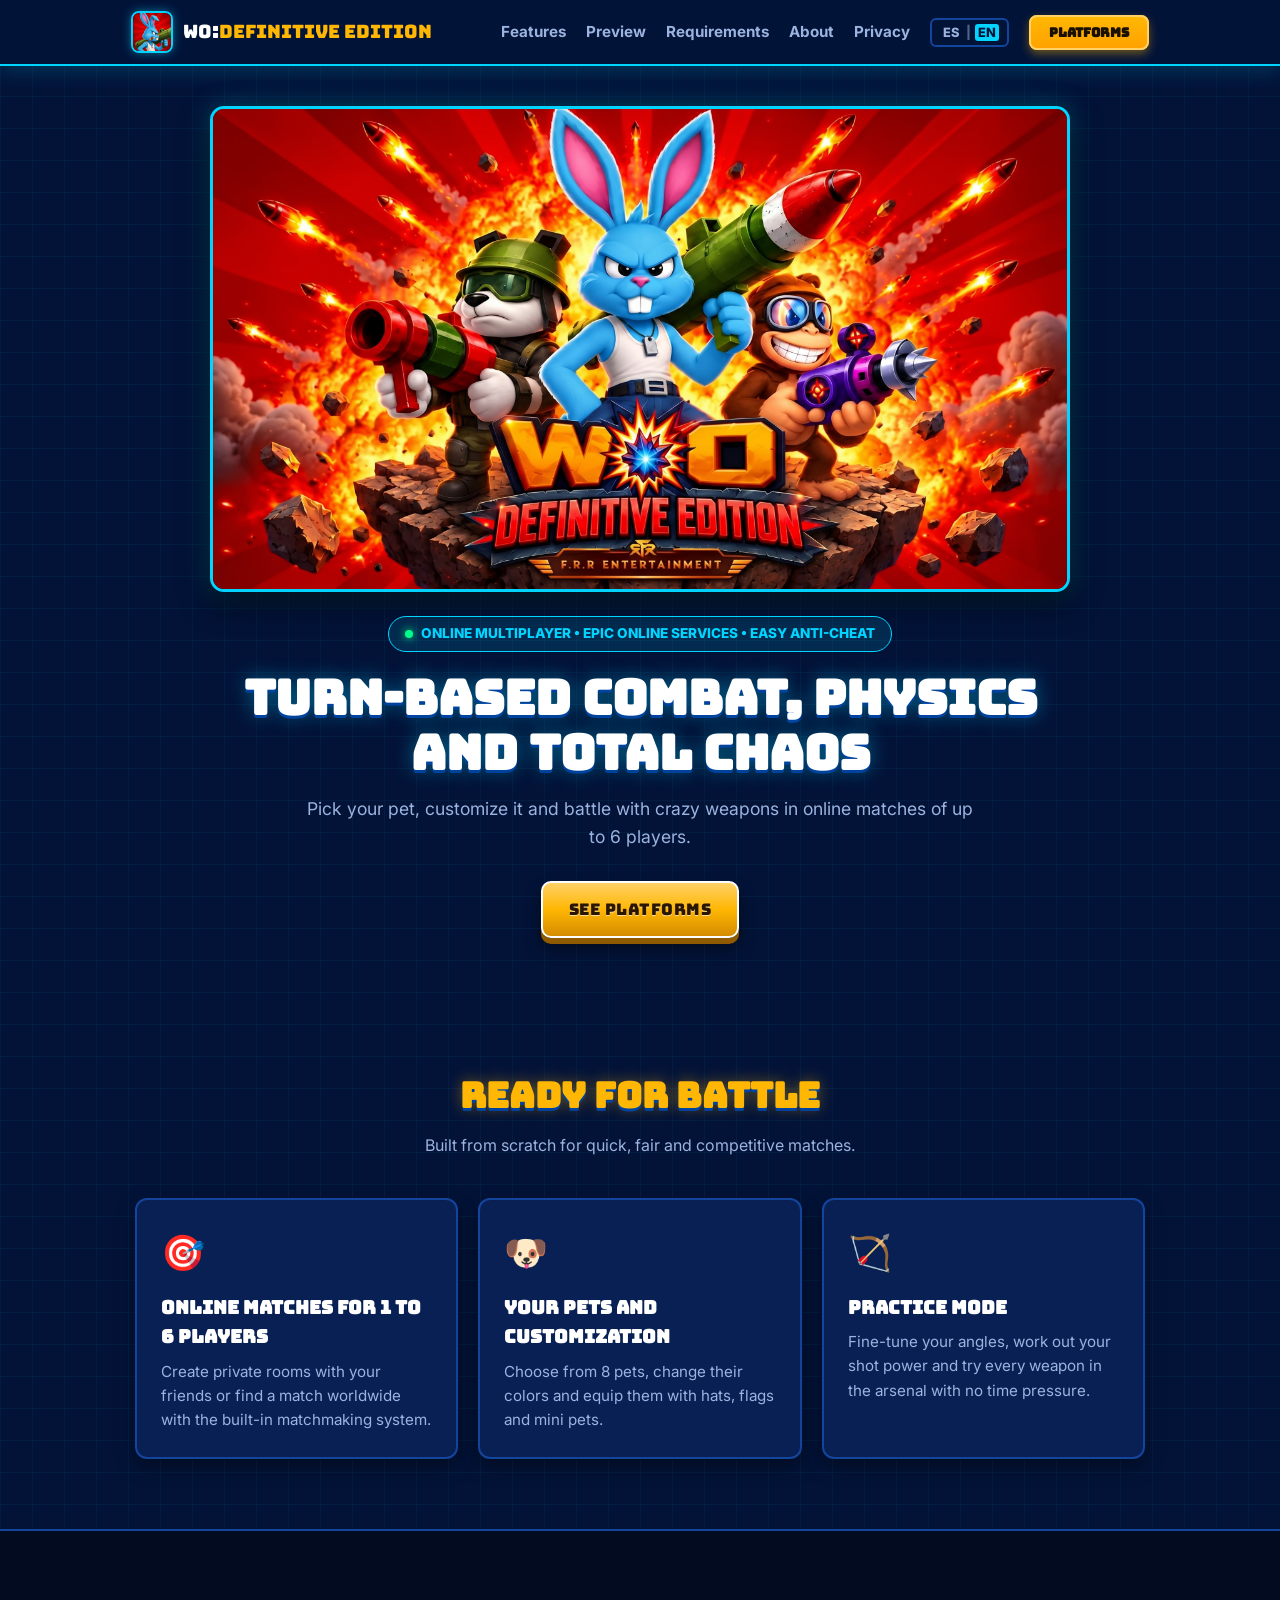
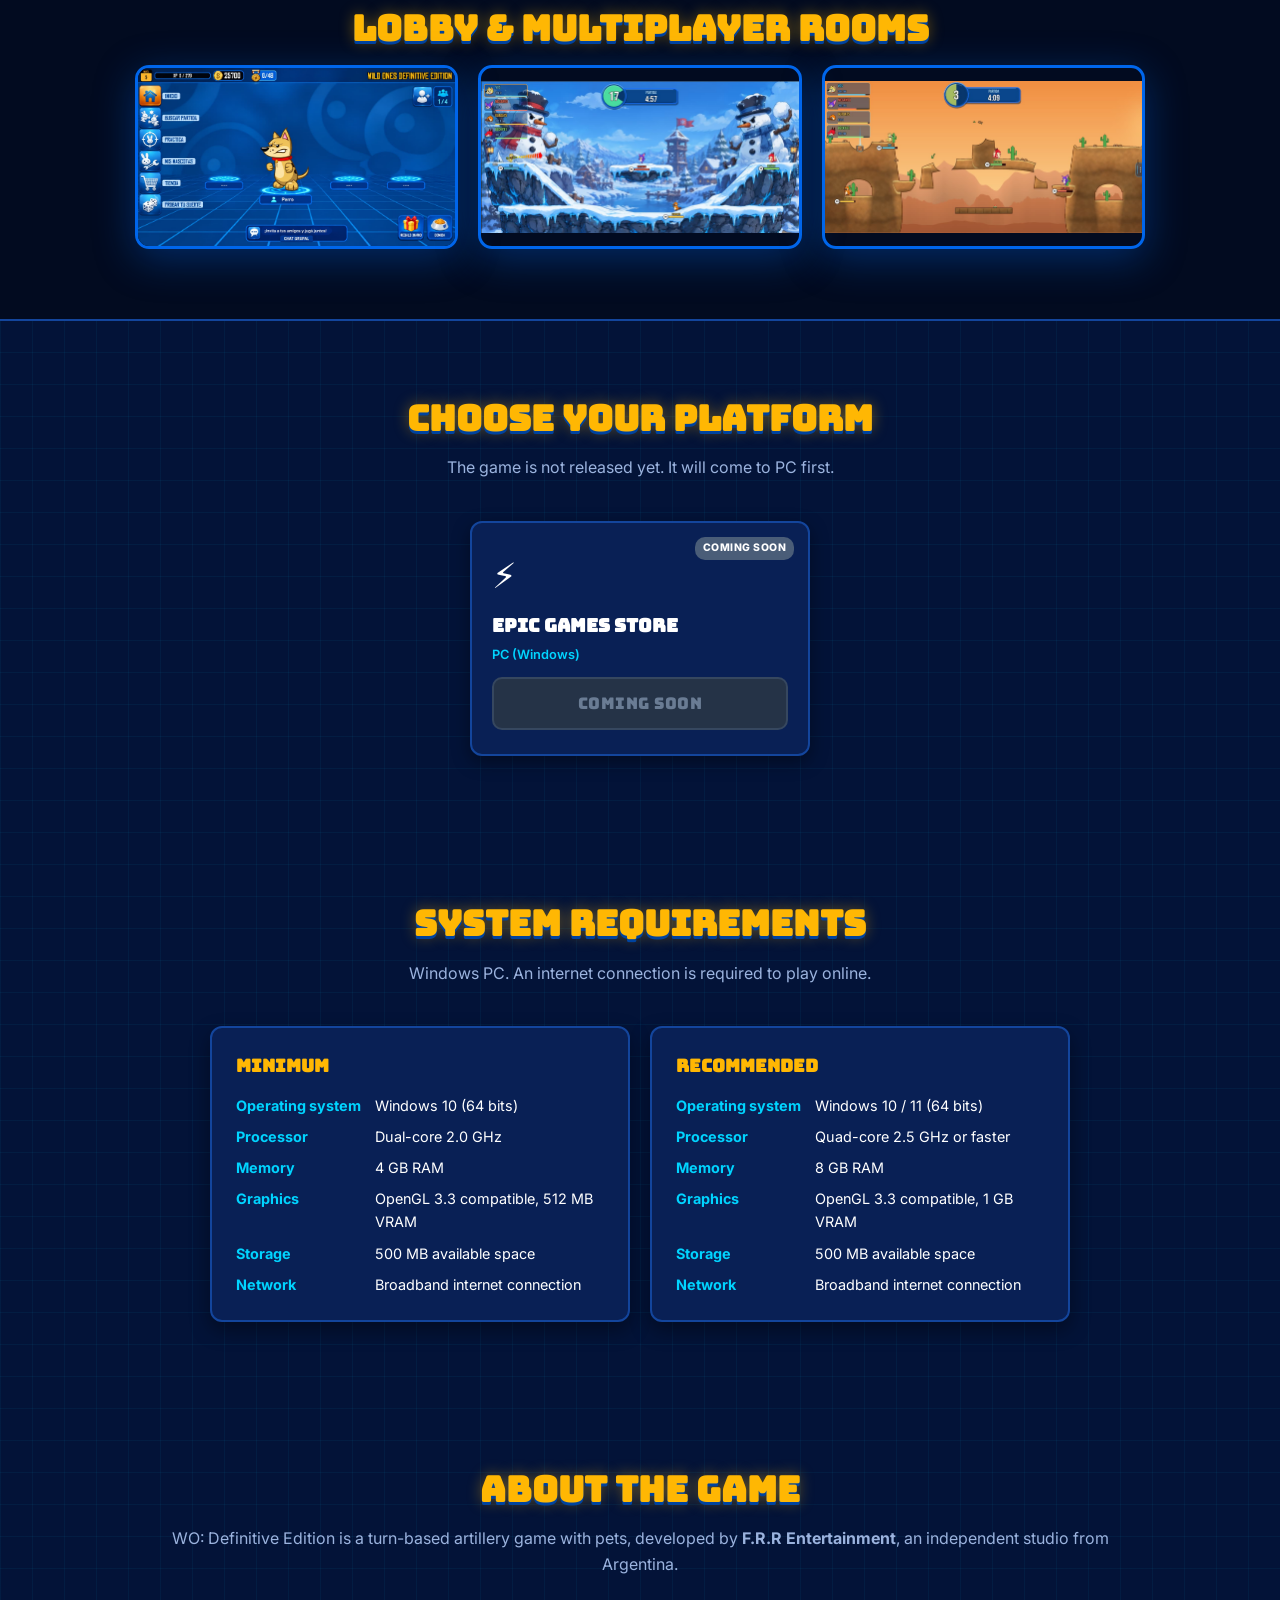
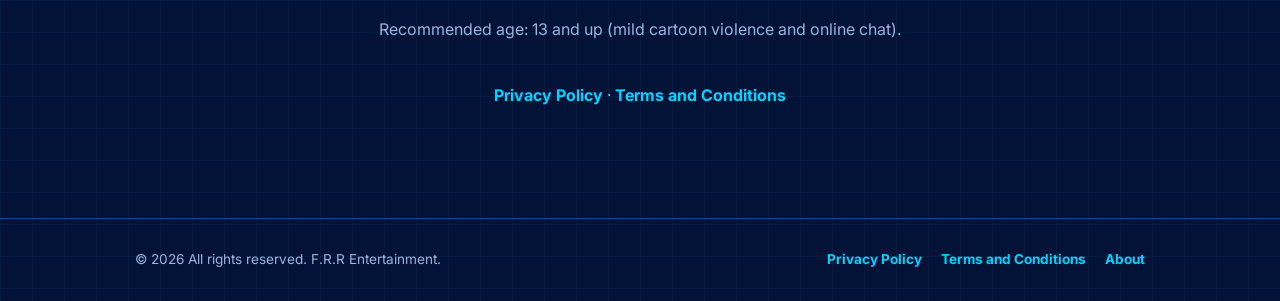
<file: index.html>
<!DOCTYPE html>
<html lang="es">
<head>
  <meta charset="UTF-8" />
  <meta name="viewport" content="width=device-width, initial-scale=1.0" />
  <meta name="description" content="WO: Definitive Edition, juego de artillería por turnos con mascotas. Desarrollado por F.R.R Entertainment." />
  <link rel="icon" type="image/jpeg" href="Assets/Logo.jpg" />
  <title>WO Definitive Edition</title>
  <link rel="stylesheet" href="Css/style.css" />
  <link rel="preconnect" href="https://fonts.googleapis.com">
  <link rel="preconnect" href="https://fonts.gstatic.com" crossorigin>
  <link href="https://fonts.googleapis.com/css2?family=Bungee&family=Inter:wght@400;600;700;800&display=swap" rel="stylesheet">
</head>
<body>

  <!-- Barra de navegación con Menú Hamburguesa en móvil -->
  <header class="navbar">
    <div class="container nav-content">
      <a href="index.html" class="logo-brand">
        <img src="Assets/Logo.jpg" alt="Logo" class="nav-avatar" />
        <span class="logo-text">WO:<span>DEFINITIVE EDITION</span></span>
      </a>

      <!-- Botón de apertura para móviles -->
      <button class="nav-toggle" id="navToggle" aria-label="Abrir menú" data-i18n-aria="nav_open">
        <span></span>
        <span></span>
        <span></span>
      </button>

      <!-- Menú de enlaces -->
      <nav class="nav-menu" id="navMenu">
        <ul class="nav-links">
          <li><a href="#features" data-i18n="nav_features">Características</a></li>
          <li><a href="#preview" data-i18n="nav_preview">Vista Previa</a></li>
          <li><a href="#requirements" data-i18n="nav_requirements">Requisitos</a></li>
          <li><a href="#about" data-i18n="nav_about">Nosotros</a></li>
          <li><a href="privacy.html" data-i18n="nav_privacy">Privacidad</a></li>
          <li><button type="button" class="lang-toggle" data-lang-toggle aria-label="Cambiar idioma / Change language"><span class="lang-opt" data-lang="es">ES</span><span class="lang-sep">|</span><span class="lang-opt" data-lang="en">EN</span></button></li>
          <li><a href="#download" class="btn-play-nav" data-i18n="nav_platforms">PLATAFORMAS</a></li>
        </ul>
      </nav>
    </div>
  </header>

  <!-- Hero Section con Banner nítido -->
  <section class="hero-section">
    <div class="container hero-container">
      <div class="banner-frame">
        <img src="Assets/Banner.png" alt="WO: Definitive Edition" class="img-banner-main" />
      </div>

      <div class="hero-status-pill">
        <span class="pulse-dot"></span> <span data-i18n="hero_pill">MULTIJUGADOR ONLINE • EPIC ONLINE SERVICES • EASY ANTI-CHEAT</span>
      </div>

      <h1 class="hero-heading" data-i18n="hero_title">COMBATE POR TURNOS, FÍSICAS Y CAOS TOTAL</h1>
      <p class="hero-subtext" data-i18n="hero_text">
        Elige tu mascota, personalízala y compite con armas locas en partidas online de hasta 6 jugadores.
      </p>

      <div class="hero-actions">
        <a href="#download" class="btn-ui btn-yellow" data-i18n="hero_button">VER PLATAFORMAS</a>
      </div>
    </div>
  </section>

  <!-- Características -->
  <section id="features" class="section">
    <div class="container">
      <h2 class="section-title" data-i18n="features_title">TODO LISTO PARA EL COMBATE</h2>
      <p class="section-subtitle" data-i18n="features_sub">Diseñado desde cero para partidas rápidas, justas y competitivas.</p>

      <div class="game-cards-grid">
        <div class="game-card">
          <div class="card-icon-box">🎯</div>
          <h3 data-i18n="card1_title">Partidas Online 1 a 6 Jugadores</h3>
          <p data-i18n="card1_text">Crea salas privadas con tus amigos o busca partida globalmente con el sistema de matchmaking integrado.</p>
        </div>

        <div class="game-card">
          <div class="card-icon-box">🐶</div>
          <h3 data-i18n="card2_title">Tus Mascotas y Personalización</h3>
          <p data-i18n="card2_text">Elige entre 8 mascotas, cambia sus colores y equípalas con sombreros, banderas y mini mascotas.</p>
        </div>

        <div class="game-card">
          <div class="card-icon-box">🏹</div>
          <h3 data-i18n="card3_title">Modo Práctica</h3>
          <p data-i18n="card3_text">Calibra tus ángulos, calcula la potencia de tiro y prueba las armas del arsenal sin presión de tiempo.</p>
        </div>
      </div>
    </div>
  </section>

  <!-- Vista Previa del Menú del Juego -->
  <section id="preview" class="section section-lobby">
    <div class="container text-center">
      <h2 class="section-title" data-i18n="preview_title">LOBBY & SALAS MULTIJUGADOR</h2>
      <div class="screenshots-grid">
        <button type="button" class="screenshot-wrapper screenshot-button">
          <img src="Assets/Menu.png" alt="Menú principal del juego" class="screenshot-img" data-i18n-alt="preview_alt_menu" />
        </button>
        <button type="button" class="screenshot-wrapper screenshot-button">
          <img src="Assets/jugando.png" alt="Partida en curso" class="screenshot-img" data-i18n-alt="preview_alt_gameplay" />
        </button>
        <button type="button" class="screenshot-wrapper screenshot-button">
          <img src="Assets/Maparoto.png" alt="Mapa de juego" class="screenshot-img" data-i18n-alt="preview_alt_map" />
        </button>
      </div>
      <dialog class="screenshot-dialog" aria-label="Imagen ampliada" data-i18n-aria="preview_dialog">
        <button type="button" class="screenshot-dialog-close" aria-label="Cerrar imagen" data-i18n-aria="preview_close">&times;</button>
        <img class="screenshot-dialog-img" alt="" />
      </dialog>
    </div>
  </section>

  <!-- Plataformas -->
  <section id="download" class="section section-download">
    <div class="container text-center">
      <h2 class="section-title" data-i18n="platforms_title">ELIGE TU PLATAFORMA</h2>
      <p class="section-subtitle" data-i18n="platforms_sub">El juego todavía no está publicado. Primero llegará a PC.</p>

      <div class="platforms-grid single">

        <!-- 1. Epic Games Store -->
        <div class="platform-card">
          <div class="platform-badge badge-soon" data-i18n="soon">PRÓXIMAMENTE</div>
          <div class="platform-icon">⚡</div>
          <h3>EPIC GAMES STORE</h3>
          <p class="platform-meta">PC (Windows)</p>
          <button class="btn-ui btn-disabled btn-block" disabled data-i18n="soon">PRÓXIMAMENTE</button>
        </div>

        <!-- Plataformas para mas adelante (sacar el comentario cuando sea real):

        <div class="platform-card">
          <div class="platform-badge badge-soon" data-i18n="soon">PRÓXIMAMENTE</div>
          <div class="platform-icon">🎮</div>
          <h3>STEAM</h3>
          <p class="platform-meta">PC (Windows)</p>
          <button class="btn-ui btn-disabled btn-block" disabled data-i18n="soon">PRÓXIMAMENTE</button>
        </div>

        <div class="platform-card coming-soon">
          <div class="platform-badge badge-soon" data-i18n="soon">PRÓXIMAMENTE</div>
          <div class="platform-icon">📱</div>
          <h3>ANDROID / MOBILE</h3>
          <p class="platform-meta">Google Play Store</p>
          <button class="btn-ui btn-disabled btn-block" disabled data-i18n="soon">PRÓXIMAMENTE</button>
        </div>

        <div class="platform-card coming-soon">
          <div class="platform-badge badge-soon" data-i18n="soon">PRÓXIMAMENTE</div>
          <div class="platform-icon">🍎</div>
          <h3>MACOS</h3>
          <p class="platform-meta">Apple</p>
          <button class="btn-ui btn-disabled btn-block" disabled data-i18n="soon">PRÓXIMAMENTE</button>
        </div>

        <div class="platform-card coming-soon">
          <div class="platform-badge badge-soon" data-i18n="soon">PRÓXIMAMENTE</div>
          <div class="platform-icon">🕹️</div>
          <h3>PLAYSTATION 5</h3>
          <p class="platform-meta">PlayStation Store</p>
          <button class="btn-ui btn-disabled btn-block" disabled data-i18n="soon">PRÓXIMAMENTE</button>
        </div>

        <div class="platform-card coming-soon">
          <div class="platform-badge badge-soon" data-i18n="soon">PRÓXIMAMENTE</div>
          <div class="platform-icon">🟢</div>
          <h3>XBOX SERIES X|S</h3>
          <p class="platform-meta">Microsoft Xbox Store</p>
          <button class="btn-ui btn-disabled btn-block" disabled data-i18n="soon">PRÓXIMAMENTE</button>
        </div>
        -->
      </div>
    </div>
  </section>

  <!-- Requisitos del sistema -->
  <section id="requirements" class="section">
    <div class="container text-center">
      <h2 class="section-title" data-i18n="req_title">REQUISITOS DEL SISTEMA</h2>
      <p class="section-subtitle" data-i18n="req_sub">PC con Windows. Se necesita conexión a internet para jugar online.</p>

      <div class="req-grid">
        <div class="req-card">
          <h3 data-i18n="req_min">MÍNIMOS</h3>
          <dl class="req-list">
            <dt data-i18n="req_os">Sistema operativo</dt><dd>Windows 10 (64 bits)</dd>
            <dt data-i18n="req_cpu">Procesador</dt><dd data-i18n="req_cpu_min">Doble núcleo de 2,0 GHz</dd>
            <dt data-i18n="req_ram">Memoria</dt><dd>4 GB RAM</dd>
            <dt data-i18n="req_gpu">Gráficos</dt><dd data-i18n="req_gpu_min">Compatible con OpenGL 3.3, 512 MB de video</dd>
            <dt data-i18n="req_disk">Almacenamiento</dt><dd data-i18n="req_disk_val">500 MB de espacio libre</dd>
            <dt data-i18n="req_net">Red</dt><dd data-i18n="req_net_val">Conexión a internet de banda ancha</dd>
          </dl>
        </div>

        <div class="req-card">
          <h3 data-i18n="req_rec">RECOMENDADOS</h3>
          <dl class="req-list">
            <dt data-i18n="req_os">Sistema operativo</dt><dd>Windows 10 / 11 (64 bits)</dd>
            <dt data-i18n="req_cpu">Procesador</dt><dd data-i18n="req_cpu_rec">Cuatro núcleos de 2,5 GHz o más</dd>
            <dt data-i18n="req_ram">Memoria</dt><dd>8 GB RAM</dd>
            <dt data-i18n="req_gpu">Gráficos</dt><dd data-i18n="req_gpu_rec">Compatible con OpenGL 3.3, 1 GB de video</dd>
            <dt data-i18n="req_disk">Almacenamiento</dt><dd data-i18n="req_disk_val">500 MB de espacio libre</dd>
            <dt data-i18n="req_net">Red</dt><dd data-i18n="req_net_val">Conexión a internet de banda ancha</dd>
          </dl>
        </div>
      </div>
    </div>
  </section>

  <!-- Quienes somos -->
  <section id="about" class="section">
    <div class="container text-center">
      <h2 class="section-title" data-i18n="about_title">SOBRE EL JUEGO</h2>
      <p class="section-subtitle" data-i18n="about_text">WO: Definitive Edition es un juego de artillería por turnos con mascotas, desarrollado por <strong>F.R.R Entertainment</strong>, un estudio independiente de Argentina.</p>
      <p class="section-subtitle" data-i18n="about_age">Edad recomendada: mayores de 13 años (violencia caricaturesca leve y chat online).</p>
      <p class="section-subtitle about-links"><a href="privacy.html" data-i18n="link_privacy">Política de Privacidad</a> · <a href="privacy.html#terms" data-i18n="link_terms">Términos y Condiciones</a></p>
    </div>
  </section>

  <!-- Footer -->
  <footer class="footer">
    <div class="container footer-content">
      <p data-i18n="footer_rights">&copy; 2026 Todos los derechos reservados. F.R.R Entertainment.</p>
      <div class="footer-links">
        <a href="privacy.html" data-i18n="link_privacy">Política de Privacidad</a>
        <a href="privacy.html#terms" data-i18n="link_terms">Términos y Condiciones</a>
        <a href="#about" data-i18n="nav_about">Nosotros</a>
      </div>
    </div>
  </footer>

  <script src="Js/i18n.js"></script>
  <script src="Js/main.js"></script>
</body>
</html>
</file>
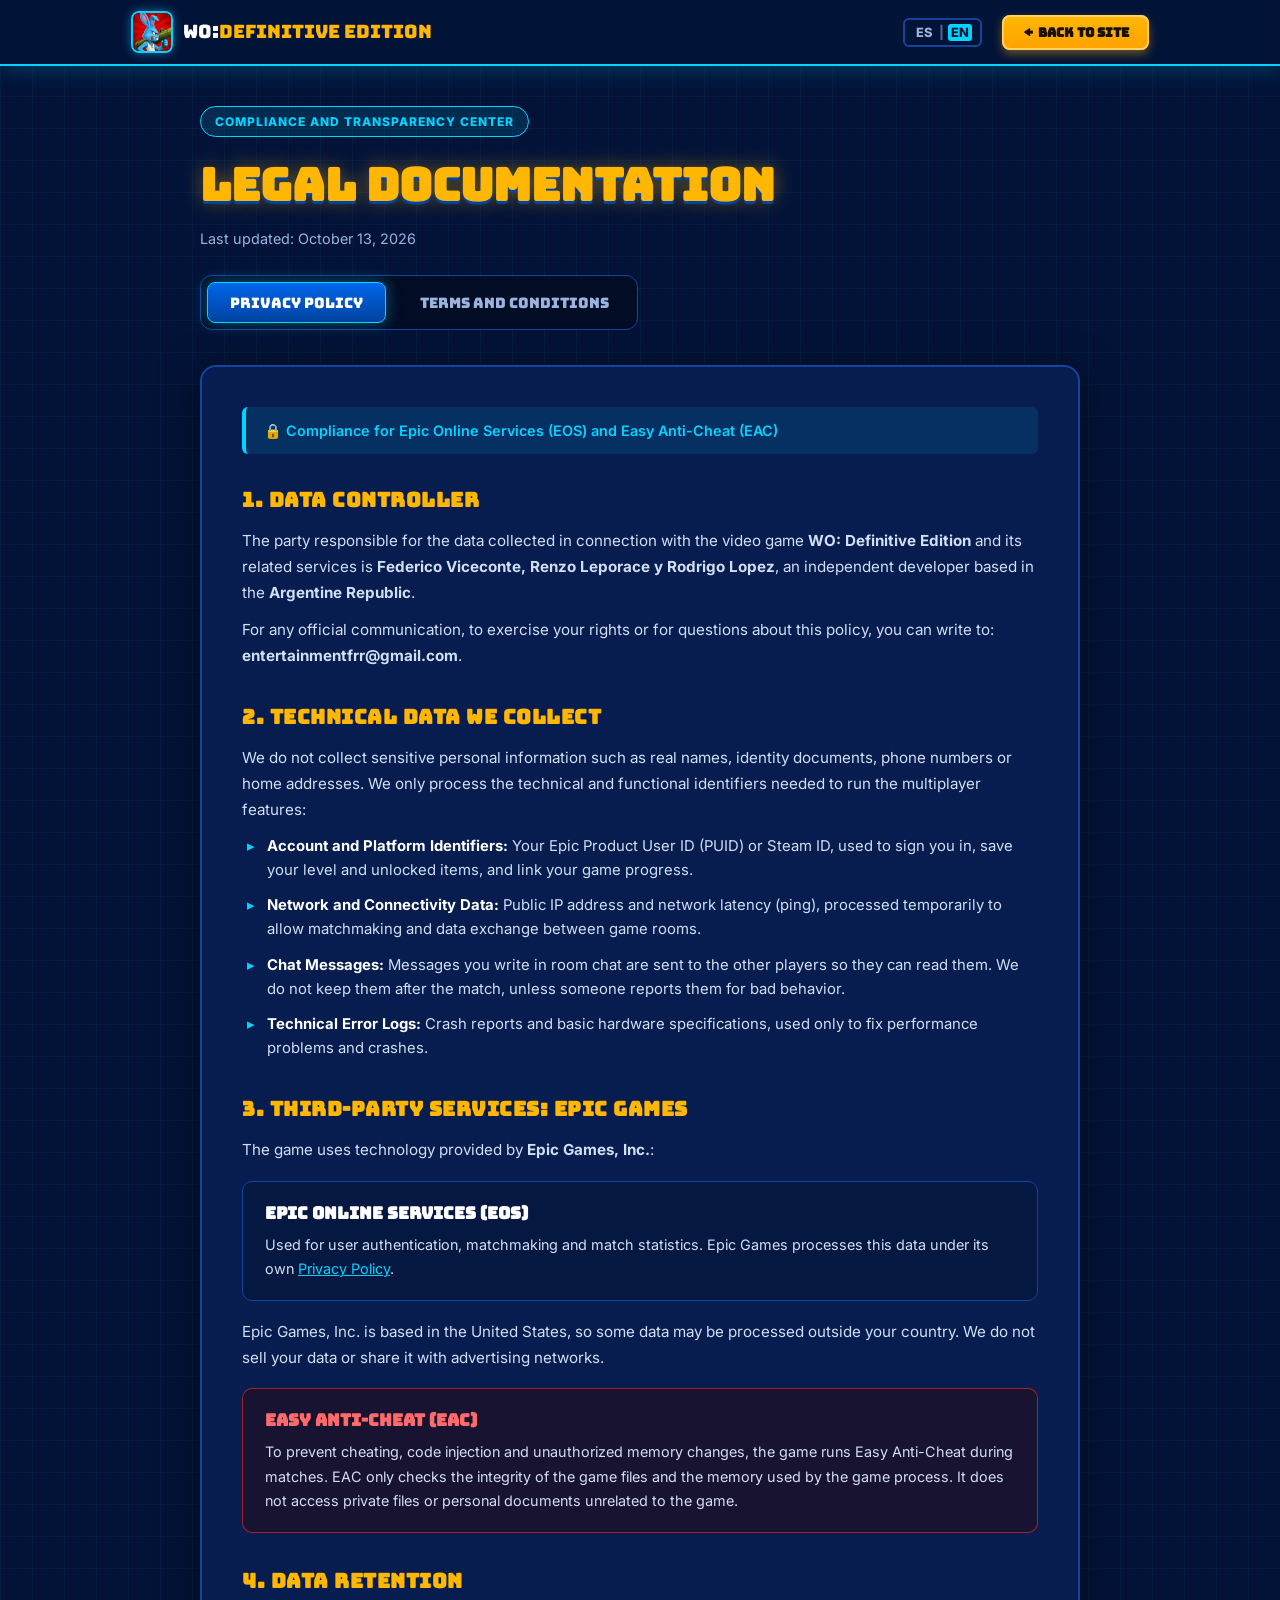
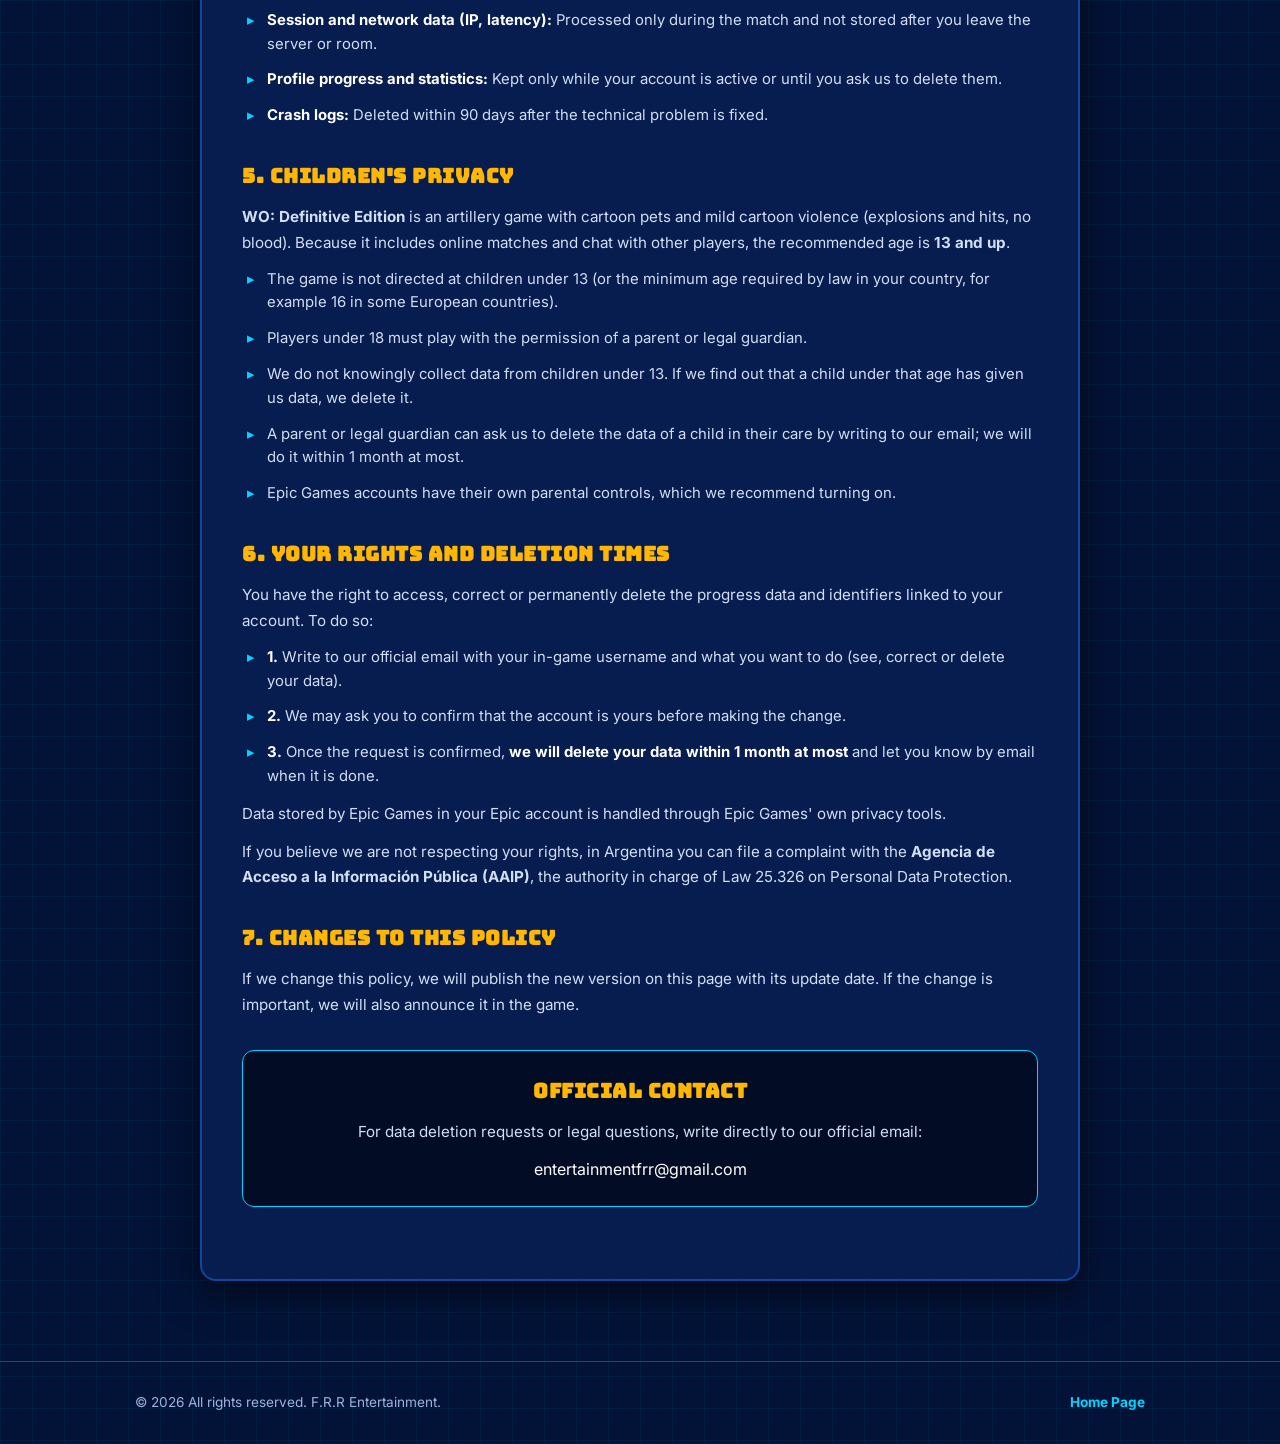
<file: privacy.html>
<!DOCTYPE html>
<html lang="es">
<head>
  <meta charset="UTF-8" />
  <meta name="viewport" content="width=device-width, initial-scale=1.0, minimum-scale=1.0" />
  <link rel="icon" type="image/jpeg" href="Assets/Logo.jpg" />
  <title>Aviso Legal, Privacidad y Términos de Servicio</title>
  <link rel="stylesheet" href="Css/style.css" />
  <link rel="preconnect" href="https://fonts.googleapis.com">
  <link rel="preconnect" href="https://fonts.gstatic.com" crossorigin>
  <link href="https://fonts.googleapis.com/css2?family=Bungee&family=Inter:wght@400;500;600;700;800&display=swap" rel="stylesheet">
</head>
<body class="legal-page-body" data-page="privacy">

  <header class="navbar">
    <div class="container nav-content">
      <a href="index.html" class="logo-brand">
        <img src="Assets/Logo.jpg" alt="Logo" class="nav-avatar" />
        <span class="logo-text">WO:<span class="logo-text-desktop">DEFINITIVE EDITION</span></span>
      </a>
      <nav class="nav-menu nav-menu-legal">
        <ul class="nav-links">
          <li><button type="button" class="lang-toggle" data-lang-toggle aria-label="Cambiar idioma / Change language"><span class="lang-opt" data-lang="es">ES</span><span class="lang-sep">|</span><span class="lang-opt" data-lang="en">EN</span></button></li>
          <li><a href="index.html" class="btn-play-nav" data-i18n="nav_back">← VOLVER AL SITIO</a></li>
        </ul>
      </nav>
    </div>
  </header>

  <main class="container legal-wrapper">
    <div class="legal-header text-center">
      <span class="legal-badge" data-i18n="legal_badge">CENTRO DE CUMPLIMIENTO Y TRANSPARENCIA</span>
      <h1 class="legal-main-title" data-i18n="legal_title">DOCUMENTACIÓN LEGAL</h1>
      <p class="legal-subtext" data-i18n="legal_updated">Última actualización: 13 de octubre de 2026</p>

      <div class="legal-tabs">
        <button type="button" class="tab-btn active" data-tab-btn="privacy" data-i18n="tab_privacy">POLÍTICA DE PRIVACIDAD</button>
        <button type="button" class="tab-btn" data-tab-btn="terms" data-i18n="tab_terms">TÉRMINOS Y CONDICIONES</button>
      </div>
    </div>

    <div data-lang-block="es">
    <!-- PESTAÑA 1: POLÍTICA DE PRIVACIDAD -->
    <article class="legal-doc-box tab-content" data-tab="privacy">
      <div class="doc-meta-banner">
        <span>🔒 Cumplimiento normativo para Epic Online Services (EOS) y Easy Anti-Cheat (EAC)</span>
      </div>

      <section class="doc-section">
        <h2>1. Responsable del Tratamiento de Datos</h2>
        <p>Los responsables del tratamiento de los datos recabados en relación con el videojuego <strong>WO: Definitive Edition</strong> y sus servicios asociados es <strong>Federico Viceconte, Renzo Leporace y Rodrigo Lopez</strong>, desarrolladores independiente radicado en la <strong>República Argentina</strong>.</p>
        <p>Para cualquier comunicación oficial, ejercicio de derechos o consultas sobre esta política, puedes dirigirte al correo electrónico: <strong>entertainmentfrr@gmail.com</strong>.</p>
      </section>

      <section class="doc-section">
        <h2>2. Datos Técnicos Recopilados</h2>
        <p>No recopilamos información personal sensible como nombres reales, documentos de identidad, números telefónicos ni domicilios físicos. El tratamiento de datos se restringe exclusivamente a identificadores técnicos y funcionales necesarios para operar el multijugador:</p>
        <ul class="doc-list">
          <li><strong>Identificadores de Cuenta y Plataforma:</strong> Tu Epic Product User ID (PUID) o Steam ID para permitir el inicio de sesión, guardar tu nivel, objetos desbloqueados y vincular tu progreso de juego.</li>
          <li><strong>Datos de Red y Conectividad:</strong> Dirección IP pública y latencia de red (ping), procesados transitoriamente para permitir el emparejamiento y la comunicación de paquetes de datos entre salas de juego.</li>
          <li><strong>Mensajes de Chat:</strong> Los mensajes que escribas en el chat de las salas se envían a los demás jugadores para poder leerlos. No los guardamos después de la partida, salvo que alguien los denuncie por mal comportamiento.</li>
          <li><strong>Registros Técnicos de Error:</strong> Informes de fallos del cliente (crash logs) y especificaciones básicas de hardware con el único propósito de depurar errores de rendimiento y caídas del juego.</li>
        </ul>
      </section>

      <section class="doc-section">
        <h2>3. Integraciones de Terceros: Epic Games</h2>
        <p>El juego utiliza tecnologías proporcionadas por <strong>Epic Games, Inc.</strong>:</p>
        <div class="callout-box">
          <h3>Epic Online Services (EOS)</h3>
          <p>Utilizado para gestionar la autenticación de usuarios, emparejamiento en salas competitivas (matchmaking) y estadísticas de partidas. Epic Games procesa estos datos conforme a su propia <a href="https://www.epicgames.com/site/es-ES/privacypolicy" target="_blank" rel="noopener">Política de Privacidad</a>.</p>
        </div>
        <p>Epic Games, Inc. tiene su sede en Estados Unidos, por lo que algunos datos pueden procesarse fuera de tu país. No vendemos tus datos ni los compartimos con redes de publicidad.</p>
        <div class="callout-box callout-security">
          <h3>Easy Anti-Cheat (EAC)</h3>
          <p>Para evitar trampas, inyecciones de código y modificaciones indebidas de la memoria, el juego ejecuta Easy Anti-Cheat durante las partidas. EAC analiza exclusivamente la integridad de los archivos del juego y la memoria vinculada al proceso del ejecutable. No accede a archivos privados ni documentos personales ajenos al juego.</p>
        </div>
      </section>

      <section class="doc-section">
        <h2>4. Período de Conservación de Datos</h2>
        <ul class="doc-list">
          <li><strong>Datos de sesión y red (IP, latencia):</strong> Se procesan de forma efímera durante el transcurso de la partida y no se almacenan de manera persistente tras desconectarse del servidor o sala.</li>
          <li><strong>Progreso y estadísticas del perfil:</strong> Se conservan únicamente mientras mantengas activa tu cuenta o hasta que solicites expresamente su supresión.</li>
          <li><strong>Registros de fallos:</strong> Se eliminan en un plazo máximo de 90 días una vez resuelto el problema técnico.</li>
        </ul>
      </section>

      <section class="doc-section">
        <h2>5. Protección de Menores de Edad</h2>
        <p><strong>WO: Definitive Edition</strong> es un juego de artillería con mascotas de caricatura y violencia caricaturesca leve (explosiones y golpes sin sangre). Como incluye partidas online y chat con otros jugadores, la edad recomendada es <strong>a partir de 13 años</strong>.</p>
        <ul class="doc-list">
          <li>El juego no está dirigido a menores de 13 años (o la edad mínima que exija la ley de tu país, por ejemplo 16 años en algunos países de Europa).</li>
          <li>Los menores de 18 años deben jugar con el permiso de su padre, madre o tutor.</li>
          <li>No recopilamos a sabiendas datos de menores de 13 años. Si detectamos que un menor de esa edad nos dio datos, los borramos.</li>
          <li>Un padre, madre o tutor puede pedir que borremos los datos de un menor a su cargo escribiendo a nuestro correo; lo haremos en un plazo máximo de 1 mes.</li>
          <li>Las cuentas de Epic Games tienen sus propios controles parentales, que recomendamos activar.</li>
        </ul>
      </section>

      <section class="doc-section">
        <h2>6. Derechos del Usuario y Plazos de Supresión</h2>
        <p>Tienes derecho a pedir el acceso, la corrección o la eliminación definitiva de los datos de progreso e identificadores asociados a tu cuenta. Para hacerlo:</p>
        <ul class="doc-list">
          <li><strong>1.</strong> Escribe a nuestro correo oficial indicando tu nombre de usuario en el juego y qué quieres hacer (ver, corregir o borrar tus datos).</li>
          <li><strong>2.</strong> Podemos pedirte que confirmes que la cuenta es tuya antes de hacer el cambio.</li>
          <li><strong>3.</strong> Una vez confirmada la solicitud, <strong>borraremos tus datos en un plazo máximo de 1 mes</strong> y te avisaremos por correo cuando esté hecho.</li>
        </ul>
        <p>Los datos que guarda Epic Games en tu cuenta de Epic se manejan con las herramientas de privacidad de Epic Games.</p>
        <p>Si consideras que no respetamos tus derechos, en Argentina puedes presentar un reclamo ante la <strong>Agencia de Acceso a la Información Pública (AAIP)</strong>, autoridad de control de la Ley 25.326 de Protección de Datos Personales.</p>
      </section>

      <section class="doc-section">
        <h2>7. Cambios en esta Política</h2>
        <p>Si cambiamos esta política, publicaremos la nueva versión en esta página con la fecha de actualización. Si el cambio es importante, también lo avisaremos dentro del juego.</p>
      </section>

      <section class="doc-section contact-card">
        <h2>Canales Oficiales de Contacto</h2>
        <p>Para solicitudes de borrado de datos o consultas legales, escribe directamente a nuestro correo oficial:</p>
        <div class="email-badge">entertainmentfrr@gmail.com</div>
        <!-- Comunidad en Discord: volver a mostrar cuando haya un enlace de invitacion real
        <p style="margin-top: 15px; font-size: 0.85rem; color: var(--text-dim);">También puedes unirte a nuestra comunidad para seguimiento general o reportes comunitarios:</p>
        <a href="https://discord.gg/TU_INVITACION" target="_blank" rel="noopener" class="discord-btn">
          <span class="discord-icon">💬</span> COMUNIDAD OFICIAL EN DISCORD
        </a>
        -->
      </section>
    </article>

    <!-- PESTAÑA 2: TÉRMINOS Y CONDICIONES (EULA) -->
    <article class="legal-doc-box tab-content" data-tab="terms">
      <div class="doc-meta-banner banner-terms">
        <span>⚖️ Términos de Servicio y Contrato de Licencia de Usuario Final (EULA)</span>
      </div>

      <section class="doc-section">
        <h2>1. Aceptación de los Términos</h2>
        <p>Al descargar, instalar o jugar a <strong>WO: Definitive Edition</strong>, aceptas quedar vinculado por estos Términos de Servicio. Si no estás de acuerdo con alguna de las condiciones, no debes instalar ni utilizar el software.</p>
      </section>

      <section class="doc-section">
        <h2>2. Concesión de Licencia Limitada</h2>
        <p>Se te otorga una licencia revocable, no exclusiva, intransferible y no sublicenciable para descargar y ejecutar el videojuego exclusivamente para fines de entretenimiento personal y no comercial en dispositivos compatibles autorizados.</p>
      </section>

      <section class="doc-section">
        <h2>3. Reglas de Conducta y Juego Limpio (Anti-Cheat)</h2>
        <p>Para proteger la comunidad y la integridad competitiva del juego, queda expresamente prohibido:</p>
        <ul class="doc-list">
          <li><strong>Trampas y Alteraciones:</strong> Utilizar cheats, bots, scripts de puntería automatizada, herramientas de inyección en memoria, o alterar los paquetes de datos y archivos binarios del juego.</li>
          <li><strong>Evasión de Seguridad:</strong> Intentar deshabilitar, bloquear, eludir o aplicar ingeniería inversa sobre los sistemas de <strong>Easy Anti-Cheat</strong> o <strong>Epic Online Services</strong>. El intento deliberado de evasión resultará en la suspensión permanente de acceso a los servidores en línea.</li>
          <li><strong>Comportamiento Malicioso:</strong> Explotar deliberadamente fallos del juego (exploits) o atacar la infraestructura de red mediante saturación o denegación de servicio.</li>
        </ul>
      </section>

      <section class="doc-section">
        <h2>4. Propiedad Intelectual</h2>
        <p>Todos los derechos sobre el código fuente, arte 2D, animaciones, texturas, música, interfaz gráfica y elementos distintivos del juego son propiedad de su desarrollador. No se concede ningún derecho de propiedad intelectual sobre el juego, salvo la licencia de uso personal descrita.</p>
      </section>

      <section class="doc-section">
        <h2>5. Disponibilidad del Servicio en Línea</h2>
        <p>Los servicios multijugador se ofrecen según disponibilidad técnica. El desarrollador se reserva el derecho de suspender temporalmente el acceso a servidores para tareas de mantenimiento, aplicación de parches o mejoras del sistema sin previo aviso.</p>
      </section>

      <section class="doc-section">
        <h2>6. Limitación de Responsabilidad y Ley Aplicable</h2>
        <p>El juego se entrega "tal cual" (AS-IS), sin garantías de compatibilidad universal con cualquier hardware o software ajeno al soporte oficial especificado. Estos términos se rigen por las leyes de la <strong>República Argentina</strong>, sin perjuicio de las protecciones inderogables para el consumidor que correspondan en tu país de residencia.</p>
      </section>
    </article>
    </div>

    <div data-lang-block="en" hidden>
    <!-- TAB 1: PRIVACY POLICY (EN) -->
    <article class="legal-doc-box tab-content" data-tab="privacy">
      <div class="doc-meta-banner">
        <span>🔒 Compliance for Epic Online Services (EOS) and Easy Anti-Cheat (EAC)</span>
      </div>

      <section class="doc-section">
        <h2>1. Data Controller</h2>
        <p>The party responsible for the data collected in connection with the video game <strong>WO: Definitive Edition</strong> and its related services is <strong>Federico Viceconte, Renzo Leporace y Rodrigo Lopez</strong>, an independent developer based in the <strong>Argentine Republic</strong>.</p>
        <p>For any official communication, to exercise your rights or for questions about this policy, you can write to: <strong>entertainmentfrr@gmail.com</strong>.</p>
      </section>

      <section class="doc-section">
        <h2>2. Technical Data We Collect</h2>
        <p>We do not collect sensitive personal information such as real names, identity documents, phone numbers or home addresses. We only process the technical and functional identifiers needed to run the multiplayer features:</p>
        <ul class="doc-list">
          <li><strong>Account and Platform Identifiers:</strong> Your Epic Product User ID (PUID) or Steam ID, used to sign you in, save your level and unlocked items, and link your game progress.</li>
          <li><strong>Network and Connectivity Data:</strong> Public IP address and network latency (ping), processed temporarily to allow matchmaking and data exchange between game rooms.</li>
          <li><strong>Chat Messages:</strong> Messages you write in room chat are sent to the other players so they can read them. We do not keep them after the match, unless someone reports them for bad behavior.</li>
          <li><strong>Technical Error Logs:</strong> Crash reports and basic hardware specifications, used only to fix performance problems and crashes.</li>
        </ul>
      </section>

      <section class="doc-section">
        <h2>3. Third-Party Services: Epic Games</h2>
        <p>The game uses technology provided by <strong>Epic Games, Inc.</strong>:</p>
        <div class="callout-box">
          <h3>Epic Online Services (EOS)</h3>
          <p>Used for user authentication, matchmaking and match statistics. Epic Games processes this data under its own <a href="https://www.epicgames.com/site/en-US/privacypolicy" target="_blank" rel="noopener">Privacy Policy</a>.</p>
        </div>
        <p>Epic Games, Inc. is based in the United States, so some data may be processed outside your country. We do not sell your data or share it with advertising networks.</p>
        <div class="callout-box callout-security">
          <h3>Easy Anti-Cheat (EAC)</h3>
          <p>To prevent cheating, code injection and unauthorized memory changes, the game runs Easy Anti-Cheat during matches. EAC only checks the integrity of the game files and the memory used by the game process. It does not access private files or personal documents unrelated to the game.</p>
        </div>
      </section>

      <section class="doc-section">
        <h2>4. Data Retention</h2>
        <ul class="doc-list">
          <li><strong>Session and network data (IP, latency):</strong> Processed only during the match and not stored after you leave the server or room.</li>
          <li><strong>Profile progress and statistics:</strong> Kept only while your account is active or until you ask us to delete them.</li>
          <li><strong>Crash logs:</strong> Deleted within 90 days after the technical problem is fixed.</li>
        </ul>
      </section>

      <section class="doc-section">
        <h2>5. Children's Privacy</h2>
        <p><strong>WO: Definitive Edition</strong> is an artillery game with cartoon pets and mild cartoon violence (explosions and hits, no blood). Because it includes online matches and chat with other players, the recommended age is <strong>13 and up</strong>.</p>
        <ul class="doc-list">
          <li>The game is not directed at children under 13 (or the minimum age required by law in your country, for example 16 in some European countries).</li>
          <li>Players under 18 must play with the permission of a parent or legal guardian.</li>
          <li>We do not knowingly collect data from children under 13. If we find out that a child under that age has given us data, we delete it.</li>
          <li>A parent or legal guardian can ask us to delete the data of a child in their care by writing to our email; we will do it within 1 month at most.</li>
          <li>Epic Games accounts have their own parental controls, which we recommend turning on.</li>
        </ul>
      </section>

      <section class="doc-section">
        <h2>6. Your Rights and Deletion Times</h2>
        <p>You have the right to access, correct or permanently delete the progress data and identifiers linked to your account. To do so:</p>
        <ul class="doc-list">
          <li><strong>1.</strong> Write to our official email with your in-game username and what you want to do (see, correct or delete your data).</li>
          <li><strong>2.</strong> We may ask you to confirm that the account is yours before making the change.</li>
          <li><strong>3.</strong> Once the request is confirmed, <strong>we will delete your data within 1 month at most</strong> and let you know by email when it is done.</li>
        </ul>
        <p>Data stored by Epic Games in your Epic account is handled through Epic Games' own privacy tools.</p>
        <p>If you believe we are not respecting your rights, in Argentina you can file a complaint with the <strong>Agencia de Acceso a la Información Pública (AAIP)</strong>, the authority in charge of Law 25.326 on Personal Data Protection.</p>
      </section>

      <section class="doc-section">
        <h2>7. Changes to this Policy</h2>
        <p>If we change this policy, we will publish the new version on this page with its update date. If the change is important, we will also announce it in the game.</p>
      </section>

      <section class="doc-section contact-card">
        <h2>Official Contact</h2>
        <p>For data deletion requests or legal questions, write directly to our official email:</p>
        <div class="email-badge">entertainmentfrr@gmail.com</div>
      </section>
    </article>

    <!-- TAB 2: TERMS AND CONDITIONS / EULA (EN) -->
    <article class="legal-doc-box tab-content" data-tab="terms">
      <div class="doc-meta-banner banner-terms">
        <span>⚖️ Terms of Service and End User License Agreement (EULA)</span>
      </div>

      <section class="doc-section">
        <h2>1. Acceptance of the Terms</h2>
        <p>By downloading, installing or playing <strong>WO: Definitive Edition</strong>, you agree to be bound by these Terms of Service. If you do not agree with any of them, do not install or use the software.</p>
      </section>

      <section class="doc-section">
        <h2>2. Limited License</h2>
        <p>You are granted a revocable, non-exclusive, non-transferable and non-sublicensable license to download and run the game only for personal, non-commercial entertainment on supported devices.</p>
      </section>

      <section class="doc-section">
        <h2>3. Code of Conduct and Fair Play (Anti-Cheat)</h2>
        <p>To protect the community and fair competition, the following is strictly forbidden:</p>
        <ul class="doc-list">
          <li><strong>Cheats and Tampering:</strong> Using cheats, bots, aimbots, memory injection tools, or modifying the game's data packets or binary files.</li>
          <li><strong>Bypassing Security:</strong> Trying to disable, block, bypass or reverse engineer <strong>Easy Anti-Cheat</strong> or <strong>Epic Online Services</strong>. Deliberate attempts will result in permanent suspension from the online servers.</li>
          <li><strong>Malicious Behavior:</strong> Deliberately abusing game bugs (exploits) or attacking the network infrastructure through flooding or denial of service.</li>
        </ul>
      </section>

      <section class="doc-section">
        <h2>4. Intellectual Property</h2>
        <p>All rights to the source code, 2D art, animations, textures, music, user interface and distinctive elements of the game belong to its developer. No intellectual property rights are granted, except the personal-use license described above.</p>
      </section>

      <section class="doc-section">
        <h2>5. Online Service Availability</h2>
        <p>Multiplayer services are offered subject to technical availability. The developer may temporarily suspend server access for maintenance, patches or improvements without prior notice.</p>
      </section>

      <section class="doc-section">
        <h2>6. Limitation of Liability and Governing Law</h2>
        <p>The game is provided "as is", with no guarantee of compatibility with every hardware or software outside the officially supported specifications. These terms are governed by the laws of the <strong>Argentine Republic</strong>, without prejudice to the mandatory consumer protections that apply in your country of residence.</p>
      </section>
    </article>
    </div>
  </main>

  <footer class="footer">
    <div class="container footer-content">
      <p data-i18n="footer_rights">&copy; 2026 Todos los derechos reservados. F.R.R Entertainment.</p>
      <div class="footer-links">
        <a href="index.html" data-i18n="link_home">Página Principal</a>
      </div>
    </div>
  </footer>

  <script src="Js/i18n.js"></script>
  <script>
    // Pestañas Privacidad / Términos (también se abre en Términos con privacy.html#terms)
    function switchTab(tab) {
      document.querySelectorAll('[data-tab-btn]').forEach(function (b) {
        b.classList.toggle('active', b.getAttribute('data-tab-btn') === tab);
      });
      document.querySelectorAll('.tab-content').forEach(function (c) {
        c.classList.toggle('active', c.getAttribute('data-tab') === tab);
      });
    }
    document.addEventListener('DOMContentLoaded', function () {
      document.querySelectorAll('[data-tab-btn]').forEach(function (b) {
        b.addEventListener('click', function () {
          var tab = b.getAttribute('data-tab-btn');
          switchTab(tab);
          try { history.replaceState(null, '', tab === 'terms' ? '#terms' : '#privacy'); } catch (e) {}
          window.scrollTo({ top: 0, behavior: 'smooth' });
        });
      });
      switchTab(location.hash === '#terms' ? 'terms' : 'privacy');
    });
    window.addEventListener('hashchange', function () {
      switchTab(location.hash === '#terms' ? 'terms' : 'privacy');
    });
  </script>
</body>
</html>
</file>
<file: Css/style.css>
:root {
  /* Fondo general y menú del juego */
  --bg-deep-blue: #031338;
  --bg-darker: #020b20;
  --grid-cyan: #00d4ff;
  
  /* Botones y acentos estilo UI Arcade */
  --ui-blue: #0066eb;
  --ui-blue-light: #1a8cff;
  --ui-blue-dark: #00439e;
  
  --ui-yellow: #ffb703;
  --ui-yellow-hover: #ffa200;
  --ui-yellow-border: #ffd166;
  
  --ui-card-bg: #092055;
  --ui-card-border: #13459c;

  --text-white: #ffffff;
  --text-dim: #9bb3de;

  --font-arcade: 'Bungee', cursive, sans-serif;
  --font-text: 'Inter', system-ui, sans-serif;
}

* {
  margin: 0;
  padding: 0;
  box-sizing: border-box;
}

body {
  background-color: var(--bg-deep-blue);
  /* Textura de rejilla cibernética similar a la plataforma del menú */
  background-image: 
    linear-gradient(rgba(0, 212, 255, 0.05) 1px, transparent 1px),
    linear-gradient(90deg, rgba(0, 212, 255, 0.05) 1px, transparent 1px);
  background-size: 32px 32px;
  color: var(--text-white);
  font-family: var(--font-text);
  line-height: 1.6;
}

.container {
  max-width: 1050px;
  margin: 0 auto;
  padding: 0 20px;
}

/* Navbar */
/* Navbar Base */
.navbar {
  background: rgba(3, 19, 56, 0.95);
  backdrop-filter: blur(12px);
  border-bottom: 2px solid var(--grid-cyan);
  box-shadow: 0 4px 20px rgba(0, 212, 255, 0.2);
  position: sticky;
  top: 0;
  z-index: 1000;
  width: 100%;
}

.nav-content {
  display: flex;
  justify-content: space-between;
  align-items: center;
  min-height: 64px; /* Cambiado de height fija a min-height */
  padding: 8px 16px;
  gap: 12px;
}

.logo-brand {
  display: flex;
  align-items: center;
  gap: 10px;
  text-decoration: none;
  flex-shrink: 0; /* Evita que el logo se achique o deforme */
}

.nav-avatar {
  width: 40px;
  height: 40px;
  border-radius: 8px;
  border: 2px solid var(--grid-cyan);
  object-fit: cover;
  box-shadow: 0 0 8px rgba(0, 212, 255, 0.5);
}

.logo-text {
  font-family: var(--font-arcade);
  font-size: 1.25rem;
  color: #fff;
  white-space: nowrap;
}

.logo-text span {
  color: var(--ui-yellow);
}

.nav-links {
  list-style: none;
  display: flex;
  align-items: center;
  gap: 16px;
  margin: 0;
  padding: 0;
}

.nav-links a {
  color: var(--text-dim);
  text-decoration: none;
  font-weight: 700;
  font-size: 0.9rem;
  white-space: nowrap;
  transition: color 0.2s;
}

.nav-links a:hover {
  color: var(--grid-cyan);
}

.btn-play-nav {
  background: linear-gradient(180deg, var(--ui-yellow), var(--ui-yellow-hover));
  color: #1a1000 !important;
  font-family: var(--font-arcade);
  padding: 6px 14px;
  border-radius: 6px;
  border: 2px solid var(--ui-yellow-border);
  box-shadow: 0 4px 8px rgba(255, 183, 3, 0.4);
  font-size: 0.8rem !important;
}

/* =========================================
   RESPONSIVE NAVBAR (Móviles y Tablets)
   ========================================= */
/* =========================================
   1. ESTILOS BASE NAVBAR (Desktop / PC)
   ========================================= */
.navbar {
  background: rgba(3, 19, 56, 0.95);
  backdrop-filter: blur(12px);
  border-bottom: 2px solid var(--grid-cyan);
  box-shadow: 0 4px 20px rgba(0, 212, 255, 0.2);
  position: sticky;
  top: 0;
  z-index: 1000;
  width: 100%;
}

.nav-content {
  display: flex;
  justify-content: space-between;
  align-items: center;
  height: 64px;
  padding: 0 16px;
}

.logo-brand {
  display: flex;
  align-items: center;
  gap: 10px;
  text-decoration: none;
  flex-shrink: 0;
}

.nav-avatar {
  width: 42px;
  height: 42px;
  border-radius: 8px;
  border: 2px solid var(--grid-cyan);
  object-fit: cover;
  box-shadow: 0 0 10px rgba(0, 212, 255, 0.5);
}

.logo-text {
  font-family: var(--font-arcade);
  font-size: 1.15rem;
  color: #fff;
  white-space: nowrap;
}

.logo-text span {
  color: var(--ui-yellow);
}

/* Menú en Desktop */
.nav-menu {
  display: flex;
  align-items: center;
}

.nav-links {
  list-style: none;
  display: flex;
  align-items: center;
  gap: 20px;
  margin: 0;
  padding: 0;
}

.nav-links a {
  color: var(--text-dim);
  text-decoration: none;
  font-weight: 700;
  font-size: 0.95rem;
  transition: color 0.2s;
}

.nav-links a:hover {
  color: var(--grid-cyan);
}

.btn-play-nav {
  background: linear-gradient(180deg, var(--ui-yellow), var(--ui-yellow-hover));
  color: #1a1000 !important;
  font-family: var(--font-arcade);
  padding: 7px 18px;
  border-radius: 8px;
  border: 2px solid var(--ui-yellow-border);
  box-shadow: 0 4px 10px rgba(255, 183, 3, 0.4);
}

/* Botón Hamburguesa: TOTALMENTE OCULTO EN PC (evita el puntito) */
.nav-toggle {
  display: none !important;
  background: none;
  border: none;
  cursor: pointer;
  padding: 8px;
  flex-direction: column;
  gap: 5px;
}

.nav-toggle span {
  display: block;
  width: 26px;
  height: 3px;
  background-color: var(--grid-cyan);
  border-radius: 2px;
  transition: transform 0.3s ease, opacity 0.3s ease;
}

/* Animación a 'X' cuando el menú se abre */
.nav-toggle.open span:nth-child(1) {
  transform: translateY(8px) rotate(45deg);
}
.nav-toggle.open span:nth-child(2) {
  opacity: 0;
}
.nav-toggle.open span:nth-child(3) {
  transform: translateY(-8px) rotate(-45deg);
}


/* =========================================
   2. RESPONSIVE (Tablets y Móviles: <= 820px)
   ========================================= */
@media (max-width: 820px) {
  .logo-text {
    font-size: 0.95rem;
  }

  /* Se activa el botón hamburguesa en pantallas chicas */
  .nav-toggle {
    display: flex !important;
  }

  /* Menú desplegable */
  .nav-menu {
    position: absolute;
    top: 64px;
    left: 0;
    width: 100%;
    background: #020c24;
    border-bottom: 2px solid var(--grid-cyan);
    max-height: 0;
    overflow: hidden;
    transition: max-height 0.3s ease-in-out;
  }

  .nav-menu.active {
    max-height: 320px;
    box-shadow: 0 10px 25px rgba(0, 0, 0, 0.8);
  }

  .nav-links {
      display: flex;
      flex-direction: column;
      align-items: center;      /* Centra horizontalmente los items */
      justify-content: center;
      width: 100%;
      padding: 20px 0;
      gap: 16px;
      text-align: center;
    }

  .nav-links li {
      width: 100%;
      display: flex;
      justify-content: center;  /* Centra el contenido de cada <li> */
      align-items: center;
    }

  .btn-play-nav {
      display: inline-block;
      margin: 6px auto 0 auto;  /* auto en los costados fuerza el centrado */
      text-align: center;
    }
}

/* Hero Section */
.hero-section {
  padding: 40px 0 60px;
  text-align: center;
}

.hero-container {
  max-width: 900px;
}

.banner-frame {
  margin-bottom: 24px;
}

.img-banner-main {
  width: 100%;
  height: auto;
  border-radius: 14px;
  border: 3px solid var(--grid-cyan);
  box-shadow: 0 10px 30px rgba(0, 0, 0, 0.8), 0 0 25px rgba(0, 212, 255, 0.35);
  display: block;
}

.hero-status-pill {
  display: inline-flex;
  align-items: center;
  gap: 8px;
  background: rgba(0, 212, 255, 0.12);
  border: 1px solid var(--grid-cyan);
  color: var(--grid-cyan);
  font-weight: 800;
  font-size: 0.85rem;
  padding: 6px 16px;
  border-radius: 20px;
  margin-bottom: 18px;
}

.pulse-dot {
  width: 8px;
  height: 8px;
  background-color: #00ff88;
  border-radius: 50%;
  box-shadow: 0 0 8px #00ff88;
}

.hero-heading {
  font-family: var(--font-arcade);
  font-size: clamp(2rem, 4vw, 3rem);
  line-height: 1.15;
  color: #fff;
  text-shadow: 0 3px 0px var(--ui-blue-dark), 0 0 20px rgba(0, 212, 255, 0.4);
  margin-bottom: 14px;
}

.hero-subtext {
  color: var(--text-dim);
  font-size: 1.1rem;
  max-width: 680px;
  margin: 0 auto 30px;
}

.hero-actions {
  display: flex;
  gap: 16px;
  justify-content: center;
  flex-wrap: wrap;
}

/* Botones estilo UI 3D del juego */
.btn-ui {
  font-family: var(--font-arcade);
  padding: 14px 26px;
  border-radius: 10px;
  text-decoration: none;
  font-size: 1rem;
  letter-spacing: 0.5px;
  transition: transform 0.1s ease, box-shadow 0.1s ease;
  display: inline-block;
  cursor: pointer;
}

.btn-ui:active {
  transform: translateY(3px);
}

.btn-yellow {
  background: linear-gradient(180deg, #ffd166 0%, #ffb703 50%, #d48b00 100%);
  color: #2b1700;
  border: 2px solid #fff;
  box-shadow: 0 6px 0px #8f5a00, 0 10px 15px rgba(0,0,0,0.5);
  text-shadow: 0 1px 0 rgba(255,255,255,0.6);
}

.btn-yellow:hover {
  background: linear-gradient(180deg, #ffe08a 0%, #ffc229 50%, #e09400 100%);
}

.btn-blue {
  background: linear-gradient(180deg, #3399ff 0%, #0066eb 50%, #00439e 100%);
  color: #ffffff;
  border: 2px solid #80c0ff;
  box-shadow: 0 6px 0px #002b66, 0 10px 15px rgba(0,0,0,0.5);
}

.btn-blue:hover {
  background: linear-gradient(180deg, #52aaff 0%, #1a7bff 50%, #0050b8 100%);
}

/* Secciones */
.section {
  padding: 70px 0;
}

.section-title {
  font-family: var(--font-arcade);
  font-size: 2.2rem;
  text-align: center;
  color: var(--ui-yellow);
  text-shadow: 0 3px 0 var(--ui-blue-dark), 0 0 15px rgba(255, 183, 3, 0.4);
  margin-bottom: 8px;
}

.section-subtitle {
  text-align: center;
  color: var(--text-dim);
  margin-bottom: 40px;
}

/* Tarjetas */
.game-cards-grid {
  display: grid;
  grid-template-columns: repeat(auto-fit, minmax(240px, 1fr));
  gap: 20px;
}

.game-card {
  background: var(--ui-card-bg);
  border: 2px solid var(--ui-card-border);
  border-radius: 12px;
  padding: 24px;
  box-shadow: 0 8px 20px rgba(0, 0, 0, 0.4);
  transition: transform 0.2s, border-color 0.2s;
}

.game-card:hover {
  transform: translateY(-4px);
  border-color: var(--grid-cyan);
}

.highlight-card {
  border-color: var(--grid-cyan);
  box-shadow: 0 0 20px rgba(0, 212, 255, 0.2);
}

.card-icon-box {
  font-size: 2.2rem;
  margin-bottom: 12px;
}

.game-card h3 {
  font-family: var(--font-arcade);
  font-size: 1.15rem;
  color: #fff;
  margin-bottom: 8px;
}

.game-card p {
  color: var(--text-dim);
  font-size: 0.95rem;
}

/* Vista Previa / Screenshot */
.section-lobby {
  background: var(--bg-darker);
  border-top: 2px solid var(--ui-card-border);
  border-bottom: 2px solid var(--ui-card-border);
}

.screenshots-grid {
  display: grid;
  grid-template-columns: repeat(3, minmax(0, 1fr));
  gap: 20px;
}

.screenshot-wrapper {
  width: 100%;
  border-radius: 14px;
  border: 3px solid var(--ui-blue);
  box-shadow: 0 10px 40px rgba(0, 102, 235, 0.35);
  overflow: hidden;
}

.screenshot-button {
  display: block;
  padding: 0;
  background: none;
  cursor: zoom-in;
}

.screenshot-button:focus-visible,
.screenshot-dialog-close:focus-visible {
  outline: 3px solid var(--grid-cyan);
  outline-offset: 3px;
}

.screenshot-img {
  width: 100%;
  height: auto;
  display: block;
  object-fit: contain;
  transition: transform 0.2s ease;
}

.screenshot-button:hover .screenshot-img {
  transform: scale(1.04);
}

.screenshot-dialog {
  position: fixed;
  inset: 0;
  margin: auto;
  max-width: 94vw;
  max-height: 92vh;
  box-sizing: border-box;
  padding: 44px 16px 16px;
  border: 2px solid var(--ui-blue);
  border-radius: 14px;
  background: var(--bg-darker);
  box-shadow: 0 10px 50px rgba(0, 0, 0, 0.7);
}

.screenshot-dialog::backdrop {
  background: rgba(0, 0, 0, 0.85);
}

.screenshot-dialog-img {
  display: block;
  max-width: 90vw;
  max-height: calc(92vh - 64px);
  object-fit: contain;
}

.screenshot-dialog-close {
  position: absolute;
  top: 8px;
  right: 10px;
  width: 32px;
  height: 32px;
  border: 1px solid var(--ui-card-border);
  border-radius: 50%;
  color: var(--text-white);
  background: var(--ui-card-bg);
  font-size: 1.5rem;
  line-height: 1;
  cursor: pointer;
}

@media (max-width: 768px) {
  .screenshots-grid {
    grid-template-columns: 1fr;
  }
}

/* Descargas */
/* Cuadrícula de plataformas ordenada en cajas */
.platforms-grid {
  display: grid;
  /* 3 columnas fijas en pantallas medianas/grandes */
  grid-template-columns: repeat(3, 1fr);
  gap: 20px;
  max-width: 980px;
  margin: 30px auto 0;
  text-align: left;
}

.platform-card {
  background: var(--ui-card-bg);
  border: 2px solid var(--ui-card-border);
  border-radius: 12px;
  padding: 24px 20px;
  position: relative;
  display: flex;
  flex-direction: column;
  box-shadow: 0 6px 18px rgba(0, 0, 0, 0.4);
  transition: transform 0.2s ease, border-color 0.2s ease;
}

.platform-card:hover {
  transform: translateY(-4px);
  border-color: var(--grid-cyan);
}

/* Tarjeta destacada (Windows / Actual) */
.active-platform {
  border: 2px solid var(--grid-cyan);
  box-shadow: 0 0 20px rgba(0, 212, 255, 0.25);
  background: linear-gradient(180deg, #0e2b6e 0%, var(--ui-card-bg) 100%);
}

/* Tarjetas en desarrollo */
.platform-card.coming-soon {
  opacity: 0.85;
  background: rgba(9, 32, 85, 0.6);
  border-style: dashed;
}

.platform-badge {
  position: absolute;
  top: 14px;
  right: 14px;
  font-size: 0.65rem;
  font-weight: 800;
  letter-spacing: 0.5px;
  padding: 3px 8px;
  border-radius: 10px;
  background: #00ff88;
  color: #022411;
}

.badge-store {
  background: var(--ui-yellow);
  color: #2b1700;
}

.badge-soon {
  background: #4a5d78;
  color: #ffffff;
}

.platform-icon {
  font-size: 2.2rem;
  margin-bottom: 8px;
}

.platform-card h3 {
  font-family: var(--font-arcade);
  font-size: 1.15rem;
  color: #ffffff;
  margin-bottom: 4px;
}

.platform-meta {
  color: var(--grid-cyan);
  font-size: 0.8rem;
  font-weight: 600;
  margin-bottom: 12px;
}

.platform-features {
  list-style: none;
  font-size: 0.82rem;
  color: var(--text-dim);
  margin-bottom: 20px;
  flex-grow: 1; /* Hace que todas las tarjetas tengan la misma altura y los botones queden alineados abajo */
}

.platform-features li {
  padding: 4px 0;
  border-bottom: 1px solid rgba(255, 255, 255, 0.05);
}

.platform-features li::before {
  content: "▸ ";
  color: var(--ui-yellow);
  font-weight: bold;
}

.btn-block {
  display: block;
  width: 100%;
  text-align: center;
  box-sizing: border-box;
}

.btn-secondary-ui {
  background: #102a5c;
  color: #fff;
  border: 2px solid var(--ui-card-border);
  box-shadow: 0 4px 0 #071633;
}

.btn-secondary-ui:hover {
  border-color: var(--grid-cyan);
  color: var(--grid-cyan);
}

.btn-disabled {
  background: #253347;
  color: #6a7c94;
  border: 2px solid #36475f;
  cursor: not-allowed;
  box-shadow: none;
}

/* Adaptación para pantallas chicas y celulares */
@media (max-width: 860px) {
  .platforms-grid {
    grid-template-columns: repeat(2, 1fr); /* 2 columnas en tablets */
  }
}

@media (max-width: 560px) {
  .platforms-grid {
    grid-template-columns: 1fr; /* 1 columna solo en teléfonos móviles */
  }
}

/* Footer */
.footer {
  border-top: 1px solid var(--ui-card-border);
  padding: 30px 0;
  font-size: 0.85rem;
  color: var(--text-dim);
}

.footer-content {
  display: flex;
  justify-content: space-between;
  align-items: center;
  flex-wrap: wrap;
  gap: 15px;
}

.footer-links a {
  color: var(--grid-cyan);
  text-decoration: none;
  margin-left: 15px;
  font-weight: 700;
}
/* =========================================
   ESTILOS PARA PÁGINA LEGAL (Privacidad y Términos)
   ========================================= */
.legal-page-body {
  background-color: var(--bg-deep-blue);
  color: var(--text-white);
  min-height: 100vh;
}

.legal-wrapper {
  max-width: 920px;
  margin: 40px auto 80px;
  padding: 0 20px;
}

.legal-header {
  margin-bottom: 35px;
}

.legal-badge {
  display: inline-block;
  background: rgba(0, 212, 255, 0.12);
  border: 1px solid var(--grid-cyan);
  color: var(--grid-cyan);
  font-size: 0.75rem;
  font-weight: 800;
  letter-spacing: 1px;
  padding: 5px 14px;
  border-radius: 20px;
  margin-bottom: 12px;
}

.legal-main-title {
  font-family: var(--font-arcade);
  font-size: clamp(1.8rem, 4vw, 2.8rem);
  color: var(--ui-yellow);
  text-shadow: 0 3px 0 var(--ui-blue-dark), 0 0 20px rgba(255, 183, 3, 0.4);
  margin-bottom: 6px;
}

.legal-subtext {
  color: var(--text-dim);
  font-size: 0.9rem;
  margin-bottom: 25px;
}

/* Tabs / Pestañas */
.legal-tabs {
  display: inline-flex;
  gap: 12px;
  background: rgba(2, 11, 32, 0.8);
  padding: 6px;
  border-radius: 12px;
  border: 1px solid var(--ui-card-border);
}

.tab-btn {
  background: transparent;
  color: var(--text-dim);
  border: none;
  font-family: var(--font-arcade);
  font-size: 0.9rem;
  padding: 10px 22px;
  border-radius: 8px;
  cursor: pointer;
  transition: all 0.2s ease;
}

.tab-btn:hover {
  color: var(--text-white);
}

.tab-btn.active {
  background: linear-gradient(180deg, #0066eb 0%, #00439e 100%);
  color: #fff;
  border: 1px solid var(--grid-cyan);
  box-shadow: 0 0 15px rgba(0, 212, 255, 0.4);
}

/* Panel contenedor del documento */
.legal-doc-box {
  background: rgba(9, 32, 85, 0.85);
  backdrop-filter: blur(14px);
  border: 2px solid var(--ui-card-border);
  border-radius: 16px;
  padding: 40px;
  box-shadow: 0 10px 40px rgba(0, 0, 0, 0.6);
}

.tab-content {
  display: none;
}

.tab-content.active {
  display: block;
  animation: fadeIn 0.3s ease;
}

@keyframes fadeIn {
  from { opacity: 0; transform: translateY(6px); }
  to { opacity: 1; transform: translateY(0); }
}

.doc-meta-banner {
  background: rgba(0, 212, 255, 0.1);
  border-left: 4px solid var(--grid-cyan);
  padding: 12px 18px;
  border-radius: 6px;
  font-size: 0.9rem;
  color: var(--grid-cyan);
  font-weight: 600;
  margin-bottom: 30px;
}

.banner-terms {
  border-left-color: var(--ui-yellow);
  color: var(--ui-yellow);
  background: rgba(255, 183, 3, 0.1);
}

/* Tipografía de las secciones legales */
.doc-section {
  margin-bottom: 32px;
}

.doc-section h2 {
  font-family: var(--font-arcade);
  font-size: 1.25rem;
  color: var(--ui-yellow);
  margin-bottom: 12px;
  letter-spacing: 0.5px;
}

.doc-section p {
  color: #d2def2;
  font-size: 0.95rem;
  line-height: 1.7;
  margin-bottom: 12px;
}

.doc-list {
  list-style: none;
  padding-left: 5px;
  margin-top: 10px;
}

.doc-list li {
  color: #d2def2;
  font-size: 0.93rem;
  line-height: 1.6;
  margin-bottom: 12px;
  position: relative;
  padding-left: 20px;
}

.doc-list li::before {
  content: "▸";
  position: absolute;
  left: 0;
  color: var(--grid-cyan);
  font-weight: bold;
}

.doc-list strong {
  color: #fff;
}

/* Cajas de EOS y EAC destacadas */
.callout-box {
  background: #051842;
  border: 1px solid #13459c;
  border-radius: 10px;
  padding: 18px 22px;
  margin: 18px 0;
}

.callout-box h3 {
  font-family: var(--font-arcade);
  font-size: 1.05rem;
  color: #fff;
  margin-bottom: 6px;
}

.callout-box p {
  font-size: 0.9rem;
  margin-bottom: 0;
}

.callout-box a {
  color: var(--grid-cyan);
  text-decoration: underline;
}

.callout-security {
  border-color: rgba(255, 42, 42, 0.6);
  background: rgba(40, 10, 18, 0.5);
}

.callout-security h3 {
  color: #ff6b6b;
}

/* Tarjeta de Contacto */
.contact-card {
  background: #020c24;
  border: 1px solid var(--grid-cyan);
  border-radius: 12px;
  padding: 24px;
  text-align: center;
}

/* Botón de Contacto vía Discord */
.discord-btn {
  display: inline-flex;
  align-items: center;
  justify-content: center;
  gap: 10px;
  background: #5865F2;
  color: #ffffff !important;
  font-family: var(--font-arcade);
  font-size: 0.95rem;
  padding: 14px 26px;
  border-radius: 10px;
  text-decoration: none;
  margin-top: 15px;
  border: 2px solid #828aff;
  box-shadow: 0 6px 0 #3b44a8, 0 8px 20px rgba(88, 101, 242, 0.4);
  transition: transform 0.15s ease, box-shadow 0.15s ease;
}

.discord-btn:hover {
  background: #4752c4;
  box-shadow: 0 6px 0 #2e3583, 0 10px 25px rgba(88, 101, 242, 0.6);
  transform: translateY(-2px);
}

.discord-btn:active {
  transform: translateY(3px);
  box-shadow: 0 2px 0 #2e3583;
}

.discord-icon {
  font-size: 1.3rem;
}

/* Responsive para la página legal */
@media (max-width: 768px) {
  .legal-doc-box {
    padding: 24px 18px;
  }
  
  .legal-tabs {
    flex-direction: column;
    width: 100%;
  }

  .tab-btn {
    width: 100%;
    font-size: 0.85rem;
  }
}
/* Seccion "Sobre el juego" y una sola plataforma centrada */
.about-links a {
  color: var(--grid-cyan);
  font-weight: 700;
  text-decoration: none;
}
.about-links a:hover { text-decoration: underline; }
.platforms-grid.single {
  grid-template-columns: minmax(0, 340px);
  justify-content: center;
}

/* Selector de idioma ES | EN */
.lang-toggle {
  display: inline-flex;
  align-items: center;
  gap: 4px;
  background: transparent;
  border: 2px solid var(--ui-card-border);
  border-radius: 6px;
  padding: 4px 8px;
  cursor: pointer;
  font-family: var(--font-text);
  font-weight: 800;
  font-size: 0.8rem;
  color: var(--text-dim);
}
.lang-toggle:hover { border-color: var(--grid-cyan); }
.lang-toggle:focus-visible { outline: 2px solid var(--grid-cyan); outline-offset: 2px; }
.lang-opt { padding: 1px 3px; border-radius: 3px; }
.lang-opt.active { color: #031338; background: var(--grid-cyan); }
.lang-sep { opacity: 0.5; }

/* Requisitos del sistema */
.req-grid {
  display: grid;
  grid-template-columns: repeat(2, minmax(0, 1fr));
  gap: 20px;
  max-width: 860px;
  margin: 0 auto;
  text-align: left;
}
.req-card {
  background: var(--ui-card-bg);
  border: 2px solid var(--ui-card-border);
  border-radius: 12px;
  padding: 24px;
  box-shadow: 0 8px 20px rgba(0, 0, 0, 0.4);
}
.req-card h3 {
  font-family: var(--font-arcade);
  color: var(--ui-yellow);
  margin: 0 0 14px;
  font-size: 1.1rem;
}
.req-list {
  display: grid;
  grid-template-columns: auto 1fr;
  gap: 8px 14px;
  margin: 0;
}
.req-list dt { color: var(--grid-cyan); font-weight: 700; font-size: 0.9rem; }
.req-list dd { margin: 0; color: #fff; font-size: 0.9rem; }
@media (max-width: 640px) {
  .req-grid { grid-template-columns: 1fr; }
  .req-list { grid-template-columns: 1fr; gap: 2px; }
  .req-list dd { margin-bottom: 8px; }
}
[hidden] { display: none !important; }

@media (max-width: 820px) {
  /* El menú del celular ahora tiene más opciones (idioma y requisitos) */
  .nav-menu.active { max-height: 520px; }
  /* En la página legal no hay hamburguesa: el idioma y "volver" quedan siempre a la vista */
  .nav-menu.nav-menu-legal {
    position: static;
    width: auto;
    max-height: none;
    overflow: visible;
    background: transparent;
    border: 0;
  }
  .nav-menu-legal .nav-links {
    flex-direction: row;
    padding: 0;
    gap: 8px;
    width: auto;
  }
  .nav-menu-legal .nav-links li { width: auto; }
  .nav-menu-legal .btn-play-nav { font-size: 0.7rem !important; padding: 5px 8px; }
  .legal-page-body .logo-text-desktop { display: none; }
}
</file>
